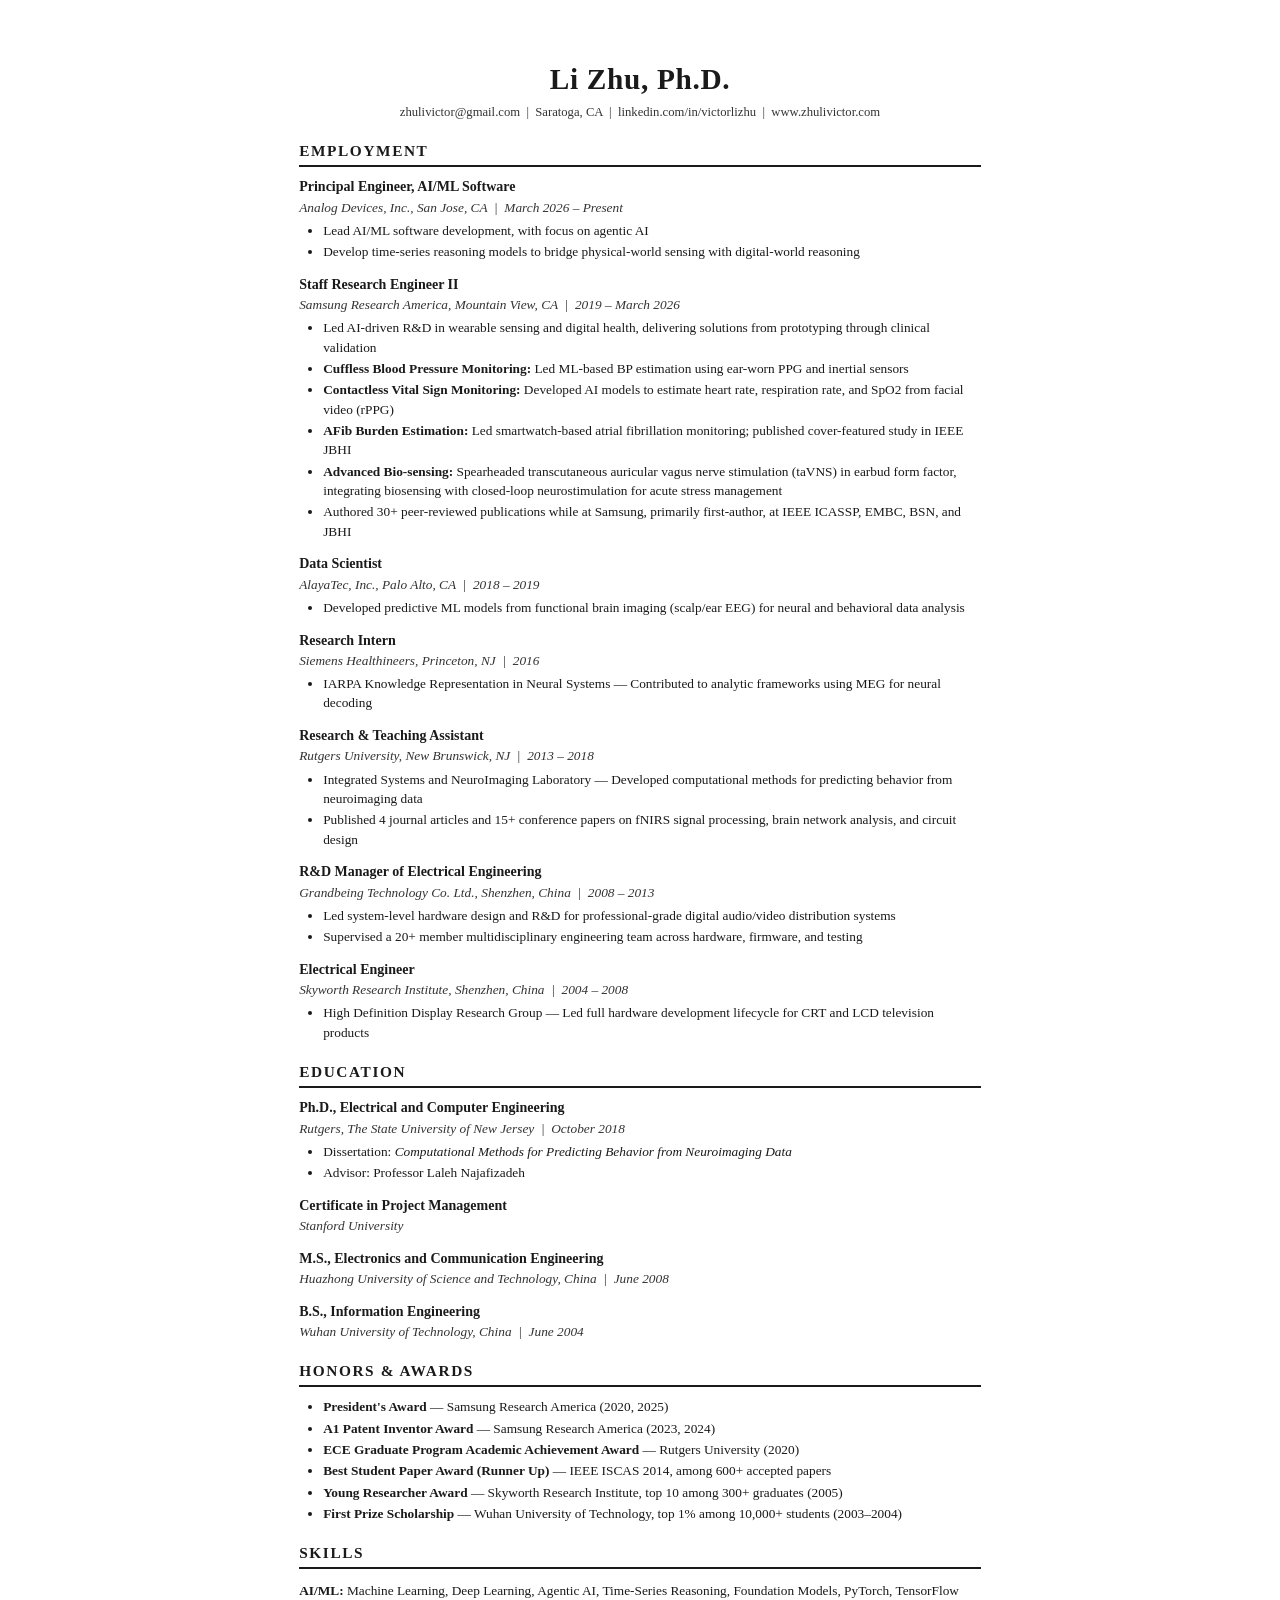
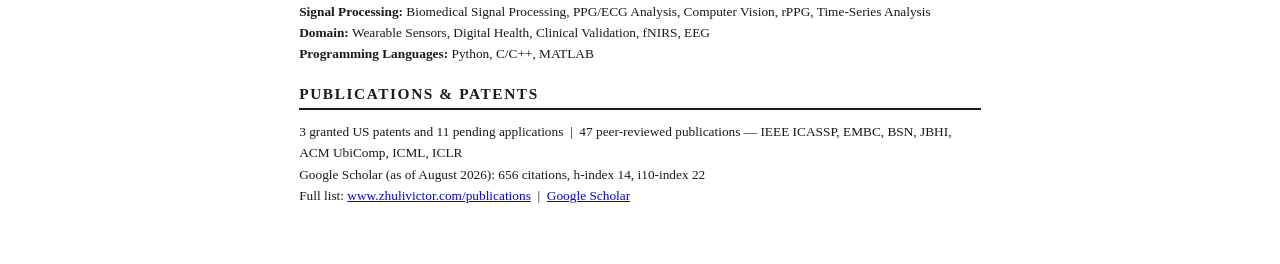
<file: static/resume-li-zhu.html>
<!DOCTYPE html>
<html lang="en">
<head>
<meta charset="UTF-8">
<meta name="viewport" content="width=device-width, initial-scale=1.0">
<title>Li Zhu, Ph.D. - Resume</title>
<style>
  @page { margin: 0.6in 0.7in; size: letter; }
  * { margin: 0; padding: 0; box-sizing: border-box; }
  body {
    font-family: 'Georgia', 'Times New Roman', serif;
    font-size: 10.5pt;
    line-height: 1.45;
    color: #1a1a1a;
    max-width: 8.5in;
    margin: 0 auto;
    padding: 0.6in 0.7in;
  }
  h1 {
    font-size: 22pt;
    font-weight: 700;
    text-align: center;
    margin-bottom: 2pt;
    letter-spacing: 0.5pt;
  }
  .contact {
    text-align: center;
    font-size: 9.5pt;
    color: #333;
    margin-bottom: 14pt;
  }
  .contact a { color: #333; text-decoration: none; }
  h2 {
    break-after: avoid;
    font-size: 11.5pt;
    font-weight: 700;
    text-transform: uppercase;
    letter-spacing: 1.2pt;
    border-bottom: 1.5pt solid #1a1a1a;
    padding-bottom: 2pt;
    margin-top: 14pt;
    margin-bottom: 8pt;
  }
  .entry { margin-bottom: 10pt; break-inside: avoid; }
  .entry-title { font-weight: 700; font-size: 10.5pt; }
  .entry-org {
    font-style: italic;
    font-size: 10pt;
    color: #333;
    margin-bottom: 3pt;
  }
  ul {
    margin-left: 18pt;
    margin-top: 2pt;
  }
  li {
    margin-bottom: 1.5pt;
    font-size: 10pt;
  }
  .skills-list {
    font-size: 10pt;
    line-height: 1.6;
  }
  .skills-list strong { font-size: 10pt; }
  @media print {
    body { padding: 0; }
  }
</style>
</head>
<body>

<h1>Li Zhu, Ph.D.</h1>
<div class="contact">
  <a href="mailto:zhulivictor@gmail.com">zhulivictor@gmail.com</a> &nbsp;|&nbsp; Saratoga, CA &nbsp;|&nbsp;
  <a href="https://www.linkedin.com/in/victorlizhu">linkedin.com/in/victorlizhu</a> &nbsp;|&nbsp;
  <a href="https://www.zhulivictor.com">www.zhulivictor.com</a>
</div>

<h2>Employment</h2>

<div class="entry">
  <div class="entry-header">
    <span class="entry-title">Principal Engineer, AI/ML Software</span>
  </div>
  <div class="entry-org">
    <span>Analog Devices, Inc., San Jose, CA &nbsp;|&nbsp; March 2026 &ndash; Present</span>
  </div>
  <ul>
    <li>Lead AI/ML software development, with focus on agentic AI</li>
    <li>Develop time-series reasoning models to bridge physical-world sensing with digital-world reasoning</li>
  </ul>
</div>

<div class="entry">
  <div class="entry-header">
    <span class="entry-title">Staff Research Engineer II</span>
  </div>
  <div class="entry-org">
    <span>Samsung Research America, Mountain View, CA &nbsp;|&nbsp; 2019 &ndash; March 2026</span>
  </div>
  <ul>
    <li>Led AI-driven R&amp;D in wearable sensing and digital health, delivering solutions from prototyping through clinical validation</li>
    <li><strong>Cuffless Blood Pressure Monitoring:</strong> Led ML-based BP estimation using ear-worn PPG and inertial sensors</li>
    <li><strong>Contactless Vital Sign Monitoring:</strong> Developed AI models to estimate heart rate, respiration rate, and SpO2 from facial video (rPPG)</li>
    <li><strong>AFib Burden Estimation:</strong> Led smartwatch-based atrial fibrillation monitoring; published cover-featured study in IEEE JBHI</li>
    <li><strong>Advanced Bio-sensing:</strong> Spearheaded transcutaneous auricular vagus nerve stimulation (taVNS) in earbud form factor, integrating biosensing with closed-loop neurostimulation for acute stress management</li>
    <li>Authored 30+ peer-reviewed publications while at Samsung, primarily first-author, at IEEE ICASSP, EMBC, BSN, and JBHI</li>
  </ul>
</div>

<div class="entry">
  <div class="entry-header">
    <span class="entry-title">Data Scientist</span>
  </div>
  <div class="entry-org">
    <span>AlayaTec, Inc., Palo Alto, CA &nbsp;|&nbsp; 2018 &ndash; 2019</span>
  </div>
  <ul>
    <li>Developed predictive ML models from functional brain imaging (scalp/ear EEG) for neural and behavioral data analysis</li>
  </ul>
</div>

<div class="entry">
  <div class="entry-header">
    <span class="entry-title">Research Intern</span>
  </div>
  <div class="entry-org">
    <span>Siemens Healthineers, Princeton, NJ &nbsp;|&nbsp; 2016</span>
  </div>
  <ul>
    <li>IARPA Knowledge Representation in Neural Systems &mdash; Contributed to analytic frameworks using MEG for neural decoding</li>
  </ul>
</div>

<div class="entry">
  <div class="entry-header">
    <span class="entry-title">Research &amp; Teaching Assistant</span>
  </div>
  <div class="entry-org">
    <span>Rutgers University, New Brunswick, NJ &nbsp;|&nbsp; 2013 &ndash; 2018</span>
  </div>
  <ul>
    <li>Integrated Systems and NeuroImaging Laboratory &mdash; Developed computational methods for predicting behavior from neuroimaging data</li>
    <li>Published 4 journal articles and 15+ conference papers on fNIRS signal processing, brain network analysis, and circuit design</li>
  </ul>
</div>

<div class="entry">
  <div class="entry-header">
    <span class="entry-title">R&amp;D Manager of Electrical Engineering</span>
  </div>
  <div class="entry-org">
    <span>Grandbeing Technology Co. Ltd., Shenzhen, China &nbsp;|&nbsp; 2008 &ndash; 2013</span>
  </div>
  <ul>
    <li>Led system-level hardware design and R&amp;D for professional-grade digital audio/video distribution systems</li>
    <li>Supervised a 20+ member multidisciplinary engineering team across hardware, firmware, and testing</li>
  </ul>
</div>

<div class="entry">
  <div class="entry-header">
    <span class="entry-title">Electrical Engineer</span>
  </div>
  <div class="entry-org">
    <span>Skyworth Research Institute, Shenzhen, China &nbsp;|&nbsp; 2004 &ndash; 2008</span>
  </div>
  <ul>
    <li>High Definition Display Research Group &mdash; Led full hardware development lifecycle for CRT and LCD television products</li>
  </ul>
</div>

<h2>Education</h2>

<div class="entry">
  <div class="entry-header">
    <span class="entry-title">Ph.D., Electrical and Computer Engineering</span>
  </div>
  <div class="entry-org">
    <span>Rutgers, The State University of New Jersey &nbsp;|&nbsp; October 2018</span>
  </div>
  <ul>
    <li>Dissertation: <em>Computational Methods for Predicting Behavior from Neuroimaging Data</em></li>
    <li>Advisor: Professor Laleh Najafizadeh</li>
  </ul>
</div>

<div class="entry">
  <div class="entry-header">
    <span class="entry-title">Certificate in Project Management</span>
  </div>
  <div class="entry-org">
    <span>Stanford University</span>
  </div>
</div>

<div class="entry">
  <div class="entry-header">
    <span class="entry-title">M.S., Electronics and Communication Engineering</span>
  </div>
  <div class="entry-org">
    <span>Huazhong University of Science and Technology, China &nbsp;|&nbsp; June 2008</span>
  </div>
</div>

<div class="entry">
  <div class="entry-header">
    <span class="entry-title">B.S., Information Engineering</span>
  </div>
  <div class="entry-org">
    <span>Wuhan University of Technology, China &nbsp;|&nbsp; June 2004</span>
  </div>
</div>

<h2>Honors &amp; Awards</h2>
<ul>
  <li><strong>President's Award</strong> &mdash; Samsung Research America (2020, 2025)</li>
  <li><strong>A1 Patent Inventor Award</strong> &mdash; Samsung Research America (2023, 2024)</li>
  <li><strong>ECE Graduate Program Academic Achievement Award</strong> &mdash; Rutgers University (2020)</li>
  <li><strong>Best Student Paper Award (Runner Up)</strong> &mdash; IEEE ISCAS 2014, among 600+ accepted papers</li>
  <li><strong>Young Researcher Award</strong> &mdash; Skyworth Research Institute, top 10 among 300+ graduates (2005)</li>
  <li><strong>First Prize Scholarship</strong> &mdash; Wuhan University of Technology, top 1% among 10,000+ students (2003&ndash;2004)</li>
</ul>

<h2>Skills</h2>
<div class="skills-list">
  <strong>AI/ML:</strong> Machine Learning, Deep Learning, Agentic AI, Time-Series Reasoning, Foundation Models, PyTorch, TensorFlow<br>
  <strong>Signal Processing:</strong> Biomedical Signal Processing, PPG/ECG Analysis, Computer Vision, rPPG, Time-Series Analysis<br>
  <strong>Domain:</strong> Wearable Sensors, Digital Health, Clinical Validation, fNIRS, EEG<br>
  <strong>Programming Languages:</strong> Python, C/C++, MATLAB
</div>

<h2>Publications &amp; Patents</h2>
<div class="skills-list">
  3 granted US patents and 11 pending applications &nbsp;|&nbsp; 47 peer-reviewed publications &mdash; IEEE ICASSP, EMBC, BSN, JBHI, ACM UbiComp, ICML, ICLR<br>
  Google Scholar (as of August 2026): 656 citations, h-index 14, i10-index 22<br>
  Full list: <a href="https://www.zhulivictor.com/publications">www.zhulivictor.com/publications</a> &nbsp;|&nbsp; <a href="https://scholar.google.com/citations?user=D0V4hEYAAAAJ">Google Scholar</a>
</div>

</body>
</html>
</file>
